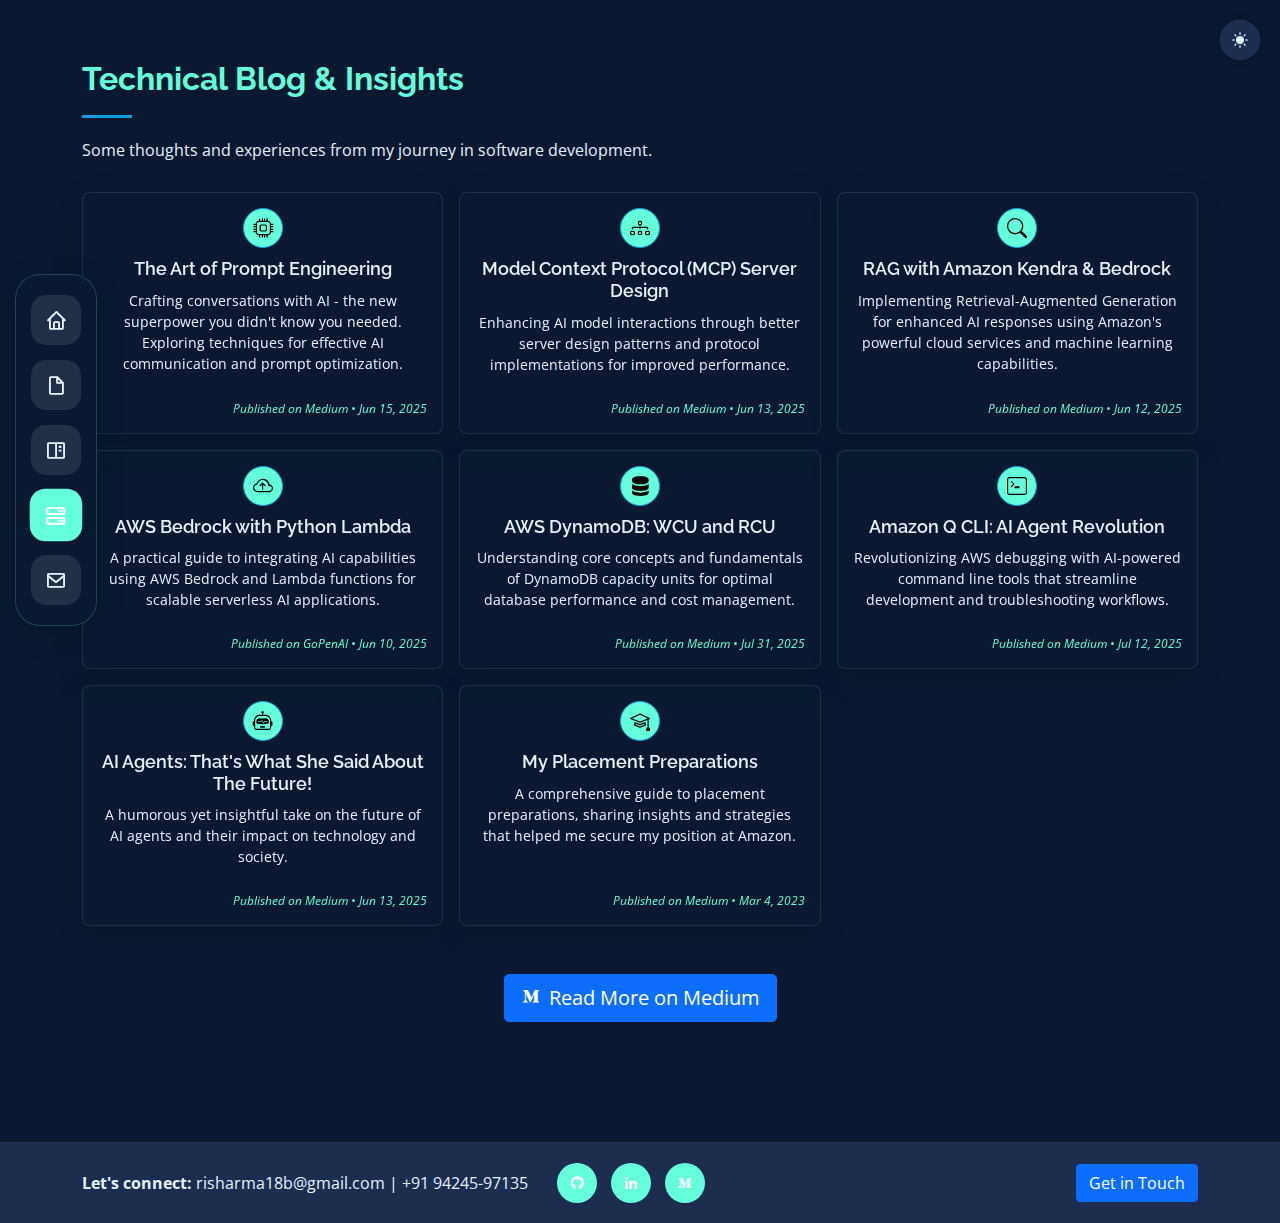
<file: blog.html>
<!DOCTYPE html>
<html lang="en">

<head>
  <meta charset="utf-8">
  <meta content="width=device-width, initial-scale=1.0" name="viewport">

  <title>Blog | Rishabh Sharma</title>
  <meta content="Blog posts and thoughts by Rishabh Sharma" name="description">
  <meta content="blog, AI, AWS, software development, machine learning, cloud computing" name="keywords">

  <!-- Favicons -->
  <link href="assets/img/favicon.png" rel="icon">
  <link href="assets/img/apple-touch-icon.png" rel="apple-touch-icon">

  <!-- Google Fonts -->
  <link
    href="https://fonts.googleapis.com/css?family=Open+Sans:300,300i,400,400i,600,600i,700,700i|Raleway:300,300i,400,400i,500,500i,600,600i,700,700i|Poppins:300,300i,400,400i,500,500i,600,600i,700,700i"
    rel="stylesheet">

  <!-- Vendor CSS Files -->
  <link href="assets/vendor/aos/aos.css" rel="stylesheet">
  <link href="assets/vendor/bootstrap/css/bootstrap.min.css" rel="stylesheet">
  <link href="assets/vendor/bootstrap-icons/bootstrap-icons.css" rel="stylesheet">
  <link href="assets/vendor/boxicons/css/boxicons.min.css" rel="stylesheet">
  <link href="assets/vendor/glightbox/css/glightbox.min.css" rel="stylesheet">
  <link href="assets/vendor/swiper/swiper-bundle.min.css" rel="stylesheet">

  <!-- Template Main CSS File -->
  <link href="assets/css/style.css" rel="stylesheet">
  
  <style>
    :root {
      --primary-color: #149ddd;
      --secondary-color: #173b6c;
      --text-color: #272829;
      --bg-color: #f5f8fd;
      --section-bg: #f5f8fd;
      --card-bg: #fff;
      --border-color: #ddd;
    }
    
    body.dark-mode {
      --primary-color: #64ffda;
      --secondary-color: #7b89a8;
      --text-color: #e6f1ff;
      --bg-color: #0a192f;
      --section-bg: #112240;
      --card-bg: #1d2d50;
      --border-color: #2d3748;
    }
    
    body {
      background-color: var(--bg-color);
      color: var(--text-color);
      transition: all 0.3s ease;
    }
    
    .section-bg {
      background-color: var(--section-bg);
    }
    
    .dark-mode-toggle {
      position: fixed;
      top: 20px;
      right: 20px;
      z-index: 1000;
      background: var(--card-bg);
      border: 1px solid var(--border-color);
      border-radius: 50%;
      width: 40px;
      height: 40px;
      display: flex;
      align-items: center;
      justify-content: center;
      cursor: pointer;
      box-shadow: 0 0 10px rgba(0,0,0,0.1);
      transition: all 0.3s ease;
    }
    
    .dark-mode-toggle:hover {
      transform: scale(1.1);
    }
    
    .card, .icon-box {
      background-color: var(--card-bg);
      border: 1px solid var(--border-color);
      transition: all 0.3s ease;
      margin-bottom: 20px;
    }
    
    .text-light, h1, h2, h3, h4, h5, h6 {
      color: var(--text-color) !important;
    }
    
    body.dark-mode .section-title h2 {
      color: #64ffda !important;
    }
    
    body.dark-mode .icon-box .title a {
      color: #e6f1ff !important;
    }
    
    .glassmorphism {
      background: rgba(255, 255, 255, 0.1);
      backdrop-filter: blur(10px);
      -webkit-backdrop-filter: blur(10px);
      border: 1px solid rgba(255, 255, 255, 0.1);
      box-shadow: 0 8px 32px rgba(0, 0, 0, 0.1);
    }
    
    body.dark-mode .glassmorphism {
      background: rgba(10, 25, 47, 0.7);
    }
    
    /* Floating Dock Navigation */
    .floating-dock {
      position: fixed;
      top: 50%;
      left: 15px;
      transform: translateY(-50%);
      z-index: 1000;
    }
    
    .dock-container {
      display: flex;
      flex-direction: column;
      gap: 15px;
      padding: 20px 15px;
      background: rgba(255, 255, 255, 0.1);
      backdrop-filter: blur(20px);
      -webkit-backdrop-filter: blur(20px);
      border: 1px solid rgba(255, 255, 255, 0.2);
      border-radius: 25px;
      box-shadow: 0 8px 32px rgba(0, 0, 0, 0.1);
    }
    
    body.dark-mode .dock-container {
      background: rgba(10, 25, 47, 0.8);
      border: 1px solid rgba(100, 255, 218, 0.2);
    }
    
    .dock-item {
      display: flex;
      align-items: center;
      justify-content: center;
      width: 50px;
      height: 50px;
      border-radius: 15px;
      background: rgba(255, 255, 255, 0.1);
      color: var(--text-color);
      text-decoration: none;
      transition: all 0.3s cubic-bezier(0.4, 0, 0.2, 1);
      position: relative;
      overflow: hidden;
    }
    
    .dock-item::before {
      content: '';
      position: absolute;
      top: 0;
      left: 0;
      right: 0;
      bottom: 0;
      background: var(--primary-color);
      opacity: 0;
      transition: opacity 0.3s ease;
      border-radius: 15px;
    }
    
    .dock-item i {
      font-size: 22px;
      position: relative;
      z-index: 2;
      transition: all 0.3s ease;
    }
    
    .dock-item:hover {
      transform: scale(1.1) translateX(5px);
      box-shadow: 0 10px 25px rgba(0, 0, 0, 0.2);
    }
    
    .dock-item:hover::before {
      opacity: 1;
    }
    
    .dock-item:hover i {
      color: #fff;
      transform: scale(1.1);
    }
    
    .dock-item.active {
      background: var(--primary-color);
      color: #fff;
      transform: scale(1.05);
    }
    
    .dock-item.active i {
      color: #fff;
    }
    
    .dock-item::after {
      content: attr(data-tooltip);
      position: absolute;
      left: 70px;
      top: 50%;
      transform: translateY(-50%);
      background: var(--card-bg);
      color: var(--text-color);
      padding: 8px 12px;
      border-radius: 8px;
      font-size: 14px;
      white-space: nowrap;
      opacity: 0;
      visibility: hidden;
      transition: all 0.3s ease;
      box-shadow: 0 4px 12px rgba(0, 0, 0, 0.15);
      border: 1px solid var(--border-color);
    }
    
    .dock-item:hover::after {
      opacity: 1;
      visibility: visible;
      transform: translateY(-50%) translateX(5px);
    }
    
    .profile-header {
      position: fixed;
      top: 30px;
      left: 30px;
      z-index: 999;
      background: rgba(255, 255, 255, 0.1);
      backdrop-filter: blur(20px);
      -webkit-backdrop-filter: blur(20px);
      border: 1px solid rgba(255, 255, 255, 0.2);
      border-radius: 20px;
      padding: 20px 25px;
      box-shadow: 0 8px 32px rgba(0, 0, 0, 0.1);
    }
    
    body.dark-mode .profile-header {
      background: rgba(10, 25, 47, 0.8);
      border: 1px solid rgba(100, 255, 218, 0.2);
    }
    
    .profile-header h1 {
      font-size: 20px;
      margin: 0 0 15px 0;
      color: var(--text-color);
      font-weight: 600;
    }
    
    .profile-header .social-links {
      display: flex;
      gap: 10px;
    }
    
    .profile-header .social-links a {
      display: flex;
      align-items: center;
      justify-content: center;
      width: 35px;
      height: 35px;
      border-radius: 10px;
      background: rgba(255, 255, 255, 0.1);
      color: var(--text-color);
      transition: all 0.3s ease;
    }
    
    .profile-header .social-links a:hover {
      background: var(--primary-color);
      color: #fff;
      transform: translateY(-2px);
    }
    
    #main {
      margin-left: 0;
      padding-left: 0;
    }
    
    @media (max-width: 768px) {
      .floating-dock {
        bottom: 20px;
        top: auto;
        left: 50%;
        transform: translateX(-50%);
      }
      
      .dock-container {
        flex-direction: row;
        padding: 15px 20px;
      }
      
      .profile-header {
        position: relative;
        top: auto;
        left: auto;
        margin: 20px;
        text-align: center;
      }
      
      .dock-item::after {
        bottom: 70px;
        left: 50%;
        top: auto;
        transform: translateX(-50%);
      }
      
      .dock-item:hover::after {
        transform: translateX(-50%) translateY(-5px);
      }
    }
    
    #header {
      width: 280px;
      padding: 20px 0;
    }
    
    #header .profile h1 {
      font-size: 24px;
      margin: 0;
      padding: 0;
      font-weight: 600;
      text-align: center;
    }
    
    .icon-box .icon {
      display: flex;
      align-items: center;
      justify-content: center;
      width: 40px;
      height: 40px;
      margin-bottom: 15px;
      background: var(--primary-color);
      border-radius: 50%;
    }
    
    .icon-box .icon i {
      color: #fff;
      font-size: 20px;
    }
    
    .services .icon-box {
      padding: 15px;
      margin-bottom: 15px;
      border-radius: 8px;
      height: 100%;
      display: flex;
      flex-direction: column;
      text-align: center;
    }
    
    .services .icon {
      margin: 0 auto 10px auto;
      width: 40px;
      height: 40px;
      background-color: #149ddd !important;
      border-radius: 50%;
      display: flex;
      align-items: center;
      justify-content: center;
    }
    
    .services .icon i {
      font-size: 20px;
      color: #ffffff !important;
    }
    
    body.dark-mode .services .icon {
      background-color: #64ffda !important;
    }
    
    body.dark-mode .services .icon i {
      color: #000000 !important;
    }
    
    .services .title {
      margin: 0 0 10px 0;
      padding: 0;
      font-size: 18px;
      font-weight: 600;
      text-align: center;
    }
    
    .services .title a {
      text-decoration: none;
      color: inherit;
    }
    
    .services .description {
      line-height: 1.5;
      flex-grow: 1;
      text-align: center;
      margin: 0 0 10px 0;
      padding: 0;
      font-size: 14px;
    }

    .blog-meta {
      color: var(--primary-color);
      font-size: 0.75em;
      text-align: right;
      font-style: italic;
      margin: 0;
      padding: 0;
    }

    .contact-bar {
      background: var(--card-bg);
      border-top: 1px solid var(--border-color);
      padding: 20px 0;
      margin-top: 60px;
    }
    
    .contact-bar .social-links a {
      display: inline-flex;
      align-items: center;
      justify-content: center;
      width: 40px;
      height: 40px;
      border-radius: 50%;
      background: var(--primary-color);
      color: #fff;
      margin: 0 5px;
      transition: all 0.3s ease;
    }
    
    .contact-bar .social-links a:hover {
      transform: translateY(-3px);
      box-shadow: 0 5px 15px rgba(0,0,0,0.2);
    }
  </style>
</head>

<body>

  <!-- ======= Mobile nav toggle button ======= -->
  <i class="bi bi-list mobile-nav-toggle d-xl-none"></i>

  <!-- ======= Floating Dock Navigation ======= -->
  <nav class="floating-dock">
    <div class="dock-container">
      <a href="index.html" class="dock-item" data-tooltip="Home">
        <i class="bx bx-home"></i>
      </a>
      <a href="resume.html" class="dock-item" data-tooltip="Resume">
        <i class="bx bx-file-blank"></i>
      </a>
      <a href="projects.html" class="dock-item" data-tooltip="Projects">
        <i class="bx bx-book-content"></i>
      </a>
      <a href="blog.html" class="dock-item active" data-tooltip="Blog">
        <i class="bx bx-server"></i>
      </a>
      <a href="contact.html" class="dock-item" data-tooltip="Contact">
        <i class="bx bx-envelope"></i>
      </a>
    </div>
  </nav>

  <!-- Dark Mode Toggle -->
  <div class="dark-mode-toggle" id="darkModeToggle">
    <i class="bi bi-moon-fill" id="darkModeIcon"></i>
  </div>

  <main id="main">

    <!-- ======= Services Section ======= -->
    <section id="services" class="services">
      <div class="container">

        <div class="section-title">
          <h2>Technical Blog & Insights</h2>
          <p>Some thoughts and experiences from my journey in software development.</p>
        </div>

        <div class="row g-3" id="blog-container">
          <!-- Blogs will be loaded dynamically -->
        </div>

        <div class="text-center mt-5">
          <a href="https://risharma18b.medium.com/" target="_blank" class="btn btn-primary btn-lg">
            <i class="bx bxl-medium me-2"></i>Read More on Medium
          </a>
        </div>

      </div>
    </section>

  </main>

  <!-- ======= Contact Bottom Bar ======= -->
  <footer class="contact-bar">
    <div class="container">
      <div class="row align-items-center">
        <div class="col-md-8">
          <div class="d-flex align-items-center">
            <div class="me-4">
              <strong>Let's connect:</strong> risharma18b@gmail.com | +91 94245-97135
            </div>
            <div class="social-links">
              <a href="https://github.com/" target="_blank"><i class="bx bxl-github"></i></a>
              <a href="https://www.linkedin.com/in/rishabh18b/" target="_blank"><i class="bx bxl-linkedin"></i></a>
              <a href="https://risharma18b.medium.com/" target="_blank"><i class="bx bxl-medium"></i></a>
            </div>
          </div>
        </div>
        <div class="col-md-4 text-end">
          <a href="contact.html" class="btn btn-primary">Get in Touch</a>
        </div>
      </div>
    </div>
  </footer>

  <a href="#" class="back-to-top d-flex align-items-center justify-content-center"><i
      class="bi bi-arrow-up-short"></i></a>

  <!-- Vendor JS Files -->
  <script src="assets/vendor/purecounter/purecounter.js"></script>
  <script src="assets/vendor/aos/aos.js"></script>
  <script src="assets/vendor/bootstrap/js/bootstrap.bundle.min.js"></script>
  <script src="assets/vendor/glightbox/js/glightbox.min.js"></script>
  <script src="assets/vendor/isotope-layout/isotope.pkgd.min.js"></script>
  <script src="assets/vendor/swiper/swiper-bundle.min.js"></script>
  <script src="assets/vendor/waypoints/noframework.waypoints.js"></script>

  <!-- Template Main JS File -->
  <script src="assets/js/main.js"></script>
  
  <script>
    document.addEventListener('DOMContentLoaded', function() {
      const darkModeToggle = document.getElementById('darkModeToggle');
      const darkModeIcon = document.getElementById('darkModeIcon');
      
      document.body.classList.add('dark-mode');
      darkModeIcon.classList.replace('bi-moon-fill', 'bi-sun-fill');
      localStorage.setItem('theme', 'dark');
      
      darkModeToggle.addEventListener('click', function() {
        document.body.classList.toggle('dark-mode');
        
        if (document.body.classList.contains('dark-mode')) {
          localStorage.setItem('theme', 'dark');
          darkModeIcon.classList.replace('bi-moon-fill', 'bi-sun-fill');
        } else {
          localStorage.setItem('theme', 'light');
          darkModeIcon.classList.replace('bi-sun-fill', 'bi-moon-fill');
        }
      });
      
      // Load blogs from JSON
      loadBlogs();
    });
    
    async function loadBlogs() {
      try {
        const response = await fetch('assets/data/blogs.json');
        const data = await response.json();
        const blogContainer = document.getElementById('blog-container');
        
        data.blogs.forEach(blog => {
          const blogCard = `
            <div class="col-lg-4 col-md-6" data-aos="fade-up" data-aos-delay="${blog.delay}">
              <div class="icon-box glassmorphism">
                <div class="icon"><i class="bi ${blog.icon}"></i></div>
                <h4 class="title"><a href="${blog.url}" target="_blank">${blog.title}</a></h4>
                <p class="description">${blog.description}</p>
                <div class="blog-meta">Published on ${blog.platform} • ${blog.date}</div>
              </div>
            </div>
          `;
          blogContainer.innerHTML += blogCard;
        });
        
        // Reinitialize AOS after adding content
        if (typeof AOS !== 'undefined') {
          AOS.refresh();
        }
      } catch (error) {
        console.error('Error loading blogs:', error);
      }
    }
  </script>

</body>

</html>
</file>
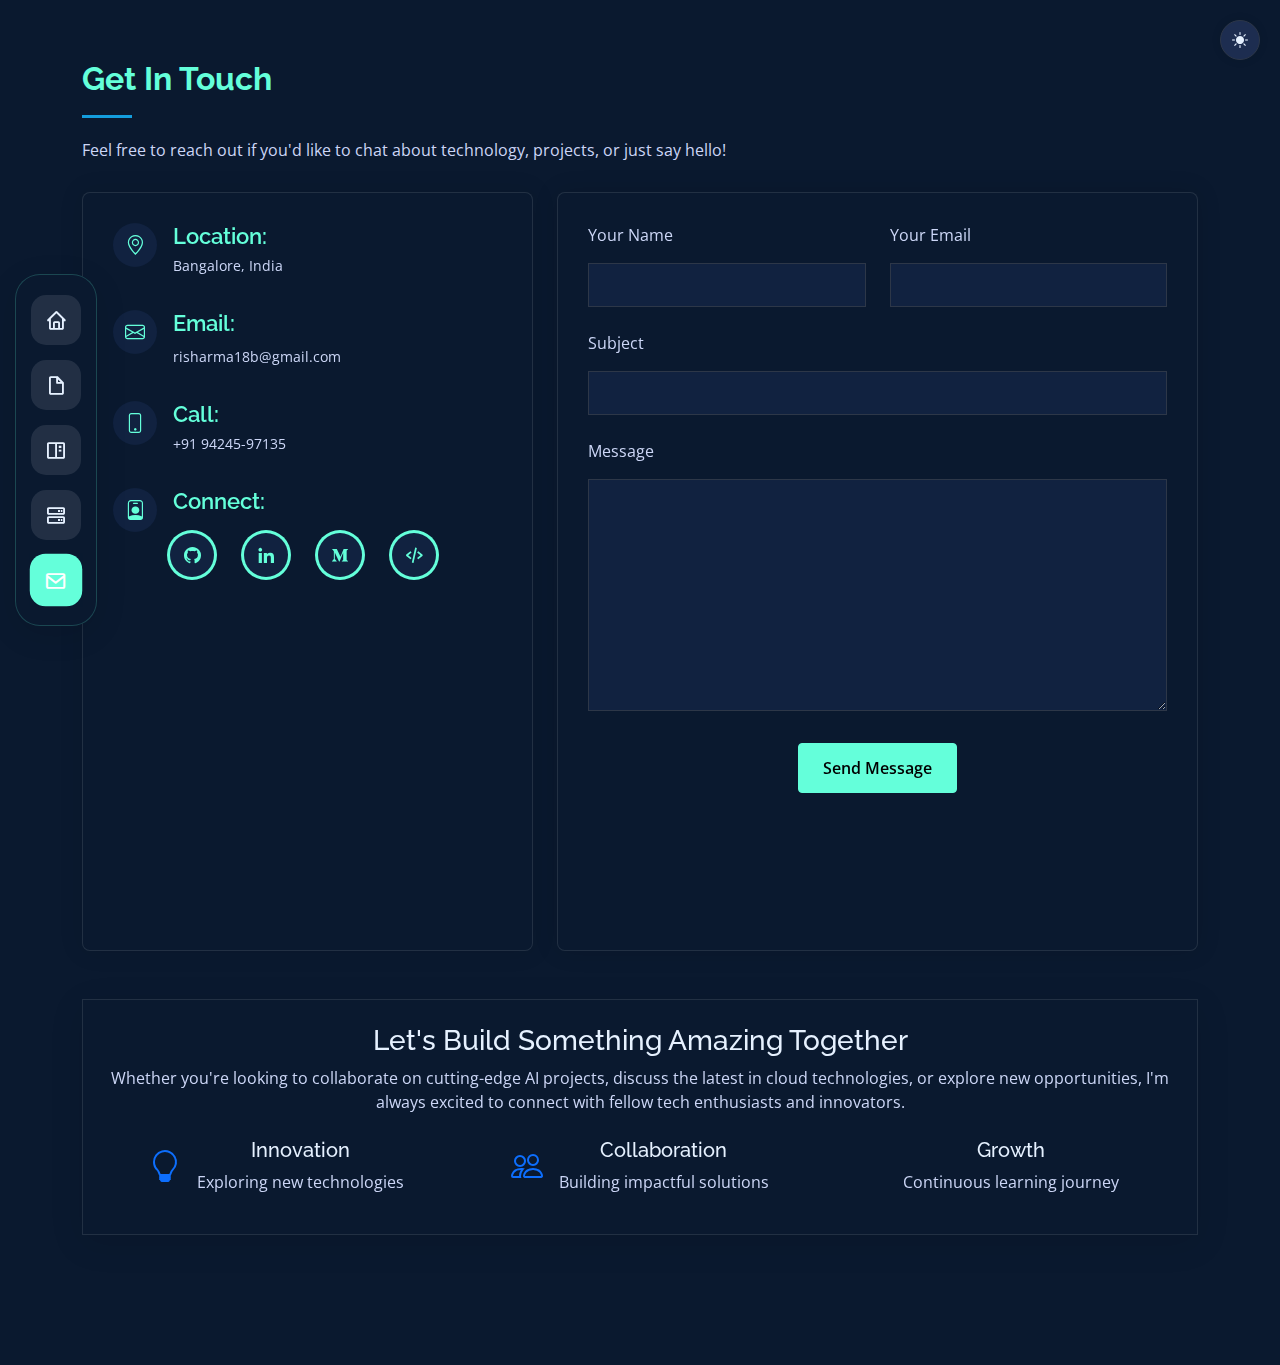
<file: contact.html>
<!DOCTYPE html>
<html lang="en">

<head>
  <meta charset="utf-8">
  <meta content="width=device-width, initial-scale=1.0" name="viewport">

  <title>Contact | Rishabh Sharma</title>
  <meta content="Get in touch with Rishabh Sharma - Software Developer at Amazon" name="description">
  <meta content="contact, software engineer, collaboration, hire developer" name="keywords">

  <!-- Favicons -->
  <link href="assets/img/favicon.png" rel="icon">
  <link href="assets/img/apple-touch-icon.png" rel="apple-touch-icon">

  <!-- Google Fonts -->
  <link
    href="https://fonts.googleapis.com/css?family=Open+Sans:300,300i,400,400i,600,600i,700,700i|Raleway:300,300i,400,400i,500,500i,600,600i,700,700i|Poppins:300,300i,400,400i,500,500i,600,600i,700,700i"
    rel="stylesheet">

  <!-- Vendor CSS Files -->
  <link href="assets/vendor/aos/aos.css" rel="stylesheet">
  <link href="assets/vendor/bootstrap/css/bootstrap.min.css" rel="stylesheet">
  <link href="assets/vendor/bootstrap-icons/bootstrap-icons.css" rel="stylesheet">
  <link href="assets/vendor/boxicons/css/boxicons.min.css" rel="stylesheet">
  <link href="assets/vendor/glightbox/css/glightbox.min.css" rel="stylesheet">
  <link href="assets/vendor/swiper/swiper-bundle.min.css" rel="stylesheet">

  <!-- Template Main CSS File -->
  <link href="assets/css/style.css" rel="stylesheet">
  
  <style>
    :root {
      --primary-color: #149ddd;
      --secondary-color: #173b6c;
      --text-color: #272829;
      --bg-color: #f5f8fd;
      --section-bg: #f5f8fd;
      --card-bg: #fff;
      --border-color: #ddd;
    }
    
    body.dark-mode {
      --primary-color: #64ffda;
      --secondary-color: #7b89a8;
      --text-color: #e6f1ff;
      --bg-color: #0a192f;
      --section-bg: #112240;
      --card-bg: #1d2d50;
      --border-color: #2d3748;
    }
    
    body {
      background-color: var(--bg-color);
      color: var(--text-color);
      transition: all 0.3s ease;
    }
    
    .section-bg {
      background-color: var(--section-bg);
    }
    
    .dark-mode-toggle {
      position: fixed;
      top: 20px;
      right: 20px;
      z-index: 1000;
      background: var(--card-bg);
      border: 1px solid var(--border-color);
      border-radius: 50%;
      width: 40px;
      height: 40px;
      display: flex;
      align-items: center;
      justify-content: center;
      cursor: pointer;
      box-shadow: 0 0 10px rgba(0,0,0,0.1);
      transition: all 0.3s ease;
    }
    
    .dark-mode-toggle:hover {
      transform: scale(1.1);
    }
    
    .card {
      background-color: var(--card-bg);
      border: 1px solid var(--border-color);
      transition: all 0.3s ease;
      margin-bottom: 20px;
    }
    
    .text-light, h1, h2, h3, h4, h5, h6 {
      color: var(--text-color) !important;
    }
    
    body.dark-mode .section-title h2 {
      color: #64ffda !important;
    }
    
    body.dark-mode .contact .info h4 {
      color: #64ffda !important;
    }
    
    body.dark-mode p, body.dark-mode li, body.dark-mode label {
      color: #ccd6f6 !important;
    }
    
    .glassmorphism {
      background: rgba(255, 255, 255, 0.1);
      backdrop-filter: blur(10px);
      -webkit-backdrop-filter: blur(10px);
      border: 1px solid rgba(255, 255, 255, 0.1);
      box-shadow: 0 8px 32px rgba(0, 0, 0, 0.1);
    }
    
    body.dark-mode .glassmorphism {
      background: rgba(10, 25, 47, 0.7);
    }
    
    /* Floating Dock Navigation */
    .floating-dock {
      position: fixed;
      top: 50%;
      left: 15px;
      transform: translateY(-50%);
      z-index: 1000;
    }
    
    .dock-container {
      display: flex;
      flex-direction: column;
      gap: 15px;
      padding: 20px 15px;
      background: rgba(255, 255, 255, 0.1);
      backdrop-filter: blur(20px);
      -webkit-backdrop-filter: blur(20px);
      border: 1px solid rgba(255, 255, 255, 0.2);
      border-radius: 25px;
      box-shadow: 0 8px 32px rgba(0, 0, 0, 0.1);
    }
    
    body.dark-mode .dock-container {
      background: rgba(10, 25, 47, 0.8);
      border: 1px solid rgba(100, 255, 218, 0.2);
    }
    
    .dock-item {
      display: flex;
      align-items: center;
      justify-content: center;
      width: 50px;
      height: 50px;
      border-radius: 15px;
      background: rgba(255, 255, 255, 0.1);
      color: var(--text-color);
      text-decoration: none;
      transition: all 0.3s cubic-bezier(0.4, 0, 0.2, 1);
      position: relative;
      overflow: hidden;
    }
    
    .dock-item::before {
      content: '';
      position: absolute;
      top: 0;
      left: 0;
      right: 0;
      bottom: 0;
      background: var(--primary-color);
      opacity: 0;
      transition: opacity 0.3s ease;
      border-radius: 15px;
    }
    
    .dock-item i {
      font-size: 22px;
      position: relative;
      z-index: 2;
      transition: all 0.3s ease;
    }
    
    .dock-item:hover {
      transform: scale(1.1) translateX(5px);
      box-shadow: 0 10px 25px rgba(0, 0, 0, 0.2);
    }
    
    .dock-item:hover::before {
      opacity: 1;
    }
    
    .dock-item:hover i {
      color: #fff;
      transform: scale(1.1);
    }
    
    .dock-item.active {
      background: var(--primary-color);
      color: #fff;
      transform: scale(1.05);
    }
    
    .dock-item.active i {
      color: #fff;
    }
    
    .dock-item::after {
      content: attr(data-tooltip);
      position: absolute;
      left: 70px;
      top: 50%;
      transform: translateY(-50%);
      background: var(--card-bg);
      color: var(--text-color);
      padding: 8px 12px;
      border-radius: 8px;
      font-size: 14px;
      white-space: nowrap;
      opacity: 0;
      visibility: hidden;
      transition: all 0.3s ease;
      box-shadow: 0 4px 12px rgba(0, 0, 0, 0.15);
      border: 1px solid var(--border-color);
    }
    
    .dock-item:hover::after {
      opacity: 1;
      visibility: visible;
      transform: translateY(-50%) translateX(5px);
    }
    
    .profile-header {
      position: fixed;
      top: 30px;
      left: 30px;
      z-index: 999;
      background: rgba(255, 255, 255, 0.1);
      backdrop-filter: blur(20px);
      -webkit-backdrop-filter: blur(20px);
      border: 1px solid rgba(255, 255, 255, 0.2);
      border-radius: 20px;
      padding: 20px 25px;
      box-shadow: 0 8px 32px rgba(0, 0, 0, 0.1);
    }
    
    body.dark-mode .profile-header {
      background: rgba(10, 25, 47, 0.8);
      border: 1px solid rgba(100, 255, 218, 0.2);
    }
    
    .profile-header h1 {
      font-size: 20px;
      margin: 0 0 15px 0;
      color: var(--text-color);
      font-weight: 600;
    }
    
    .profile-header .social-links {
      display: flex;
      gap: 10px;
    }
    
    .profile-header .social-links a {
      display: flex;
      align-items: center;
      justify-content: center;
      width: 35px;
      height: 35px;
      border-radius: 10px;
      background: rgba(255, 255, 255, 0.1);
      color: var(--text-color);
      transition: all 0.3s ease;
    }
    
    .profile-header .social-links a:hover {
      background: var(--primary-color);
      color: #fff;
      transform: translateY(-2px);
    }
    
    #main {
      margin-left: 0;
      padding-left: 0;
    }
    
    @media (max-width: 768px) {
      .floating-dock {
        bottom: 20px;
        top: auto;
        left: 50%;
        transform: translateX(-50%);
      }
      
      .dock-container {
        flex-direction: row;
        padding: 15px 20px;
      }
      
      .profile-header {
        position: relative;
        top: auto;
        left: auto;
        margin: 20px;
        text-align: center;
      }
      
      .dock-item::after {
        bottom: 70px;
        left: 50%;
        top: auto;
        transform: translateX(-50%);
      }
      
      .dock-item:hover::after {
        transform: translateX(-50%) translateY(-5px);
      }
    }
    
    #header {
      width: 280px;
      padding: 20px 0;
    }
    
    #header .profile h1 {
      font-size: 24px;
      margin: 0;
      padding: 0;
      font-weight: 600;
      text-align: center;
    }

    .contact .info {
      padding: 30px;
      background: var(--card-bg);
      width: 100%;
      box-shadow: 0 0 24px 0 rgba(0, 0, 0, 0.1);
      border-radius: 8px;
    }

    .contact .info i {
      font-size: 20px;
      color: var(--primary-color);
      float: left;
      width: 44px;
      height: 44px;
      background: var(--section-bg);
      display: flex;
      justify-content: center;
      align-items: center;
      border-radius: 50px;
      transition: all 0.3s ease-in-out;
    }

    .contact .info h4 {
      padding: 0 0 0 60px;
      font-size: 22px;
      font-weight: 600;
      margin-bottom: 5px;
      color: var(--text-color);
    }

    .contact .info p {
      padding: 0 0 10px 60px;
      margin-bottom: 20px;
      font-size: 14px;
      color: var(--text-color);
    }

    .contact .php-email-form {
      width: 100%;
      padding: 30px;
      background: var(--card-bg);
      box-shadow: 0 0 24px 0 rgba(0, 0, 0, 0.12);
      border-radius: 8px;
    }

    .contact .php-email-form .form-group {
      padding-bottom: 8px;
    }

    .contact .php-email-form .validate {
      display: none;
      color: red;
      margin: 0 0 15px 0;
      font-weight: 400;
      font-size: 13px;
    }

    .contact .php-email-form .error-message {
      display: none;
      color: #fff;
      background: #ed3c0d;
      text-align: left;
      padding: 15px;
      font-weight: 600;
    }

    .contact .php-email-form .error-message br+br {
      margin-top: 25px;
    }

    .contact .php-email-form .sent-message {
      display: none;
      color: #fff;
      background: #18d26e;
      text-align: center;
      padding: 15px;
      font-weight: 600;
    }

    .contact .php-email-form .loading {
      display: none;
      background: var(--card-bg);
      text-align: center;
      padding: 15px;
    }

    .contact .php-email-form .loading:before {
      content: "";
      display: inline-block;
      border-radius: 50%;
      width: 24px;
      height: 24px;
      margin: 0 10px -6px 0;
      border: 3px solid #18d26e;
      border-top-color: #eee;
      animation: animate-loading 1s linear infinite;
    }

    .contact .php-email-form input,
    .contact .php-email-form textarea {
      border-radius: 0;
      box-shadow: none;
      font-size: 14px;
      background: var(--section-bg);
      border: 1px solid var(--border-color);
      color: var(--text-color);
    }

    .contact .php-email-form input {
      height: 44px;
    }

    .contact .php-email-form textarea {
      padding: 10px 12px;
    }

    .contact .php-email-form button[type=submit], 
    .btn-primary {
      background-color: #149ddd !important;
      border: 1px solid #149ddd !important;
      color: #ffffff !important;
      padding: 12px 24px !important;
      border-radius: 4px !important;
      font-weight: 600 !important;
      text-decoration: none !important;
      display: inline-block !important;
    }

    .contact .php-email-form button[type=submit]:hover,
    .btn-primary:hover {
      background-color: #173b6c !important;
      border-color: #173b6c !important;
      color: #ffffff !important;
    }
    
    body.dark-mode .contact .php-email-form button[type=submit],
    body.dark-mode .btn-primary {
      background-color: #64ffda !important;
      border-color: #64ffda !important;
      color: #000000 !important;
    }
    
    body.dark-mode .contact .php-email-form button[type=submit]:hover,
    body.dark-mode .btn-primary:hover {
      background-color: #7b89a8 !important;
      border-color: #7b89a8 !important;
      color: #ffffff !important;
    }

    @keyframes animate-loading {
      0% {
        transform: rotate(0deg);
      }

      100% {
        transform: rotate(360deg);
      }
    }

    .social-links-large {
      margin-top: 20px;
    }

    .social-links-large a {
      display: inline-flex;
      align-items: center;
      justify-content: center;
      width: 50px;
      height: 50px;
      border-radius: 50%;
      background: var(--primary-color);
      color: #fff;
      margin: 0 10px;
      transition: all 0.3s ease;
      font-size: 20px;
    }

    .social-links-large a:hover {
      transform: translateY(-5px);
      box-shadow: 0 10px 20px rgba(0,0,0,0.2);
    }
  </style>
</head>

<body>

  <!-- ======= Mobile nav toggle button ======= -->
  <i class="bi bi-list mobile-nav-toggle d-xl-none"></i>

  <!-- ======= Floating Dock Navigation ======= -->
  <nav class="floating-dock">
    <div class="dock-container">
      <a href="index.html" class="dock-item" data-tooltip="Home">
        <i class="bx bx-home"></i>
      </a>
      <a href="resume.html" class="dock-item" data-tooltip="Resume">
        <i class="bx bx-file-blank"></i>
      </a>
      <a href="projects.html" class="dock-item" data-tooltip="Projects">
        <i class="bx bx-book-content"></i>
      </a>
      <a href="blog.html" class="dock-item" data-tooltip="Blog">
        <i class="bx bx-server"></i>
      </a>
      <a href="contact.html" class="dock-item active" data-tooltip="Contact">
        <i class="bx bx-envelope"></i>
      </a>
    </div>
  </nav>

  <!-- Dark Mode Toggle -->
  <div class="dark-mode-toggle" id="darkModeToggle">
    <i class="bi bi-moon-fill" id="darkModeIcon"></i>
  </div>

  <main id="main">

    <!-- ======= Contact Section ======= -->
    <section id="contact" class="contact">
      <div class="container">

        <div class="section-title">
          <h2>Get In Touch</h2>
          <p>Feel free to reach out if you'd like to chat about technology, projects, or just say hello!</p>
        </div>

        <div class="row" data-aos="fade-in">

          <div class="col-lg-5 d-flex align-items-stretch">
            <div class="info glassmorphism">
              <div class="address mb-4">
                <i class="bi bi-geo-alt"></i>
                <h4>Location:</h4>
                <p>Bangalore, India</p>
              </div>

              <div class="email mb-4">
                <i class="bi bi-envelope"></i>
                <h4>Email:</h4>
                <p>risharma18b@gmail.com</p>
              </div>

              <div class="phone mb-4">
                <i class="bi bi-phone"></i>
                <h4>Call:</h4>
                <p>+91 94245-97135</p>
              </div>
              
              <div class="social mb-4">
                <i class="bi bi-person-badge"></i>
                <h4>Connect:</h4>
                <div class="social-links-large mt-3">
                  <a href="https://github.com/" target="_blank" class="github"><i class="bx bxl-github"></i></a>
                  <a href="https://www.linkedin.com/in/rishabh18b/" target="_blank" class="linkedin"><i class="bx bxl-linkedin"></i></a>
                  <a href="https://risharma18b.medium.com/" target="_blank" class="medium"><i class="bx bxl-medium"></i></a>
                  <a href="https://leetcode.com/risharma18b/" target="_blank" class="leetcode"><i class="bx bx-code-alt"></i></a>
                </div>
              </div>

              <iframe
                src="https://www.google.com/maps/embed?pb=!1m14!1m12!1m3!1d15552.649179714963!2d77.71085735!3d12.961464699999999!2m3!1f0!2f0!3f0!3m2!1i1024!2i768!4f13.1!5e0!3m2!1sen!2sin!4v1658577190531!5m2!1sen!2sin"
                frameborder="0" style="border:0; width: 100%; height: 290px; margin-top: 20px;" allowfullscreen></iframe>
            </div>

          </div>

          <div class="col-lg-7 mt-5 mt-lg-0 d-flex align-items-stretch">
            <form action="forms/contact.php" method="post" role="form" class="php-email-form glassmorphism">
              <div class="row">
                <div class="form-group col-md-6 mb-3">
                  <label for="name" class="mb-2">Your Name</label>
                  <input type="text" name="name" class="form-control" id="name" required>
                </div>
                <div class="form-group col-md-6 mb-3">
                  <label for="email" class="mb-2">Your Email</label>
                  <input type="email" class="form-control" name="email" id="email" required>
                </div>
              </div>
              <div class="form-group mb-3">
                <label for="subject" class="mb-2">Subject</label>
                <input type="text" class="form-control" name="subject" id="subject" required>
              </div>
              <div class="form-group mb-3">
                <label for="message" class="mb-2">Message</label>
                <textarea class="form-control" name="message" id="message" rows="10" required></textarea>
              </div>
              <div class="my-4">
                <div class="loading">Loading</div>
                <div class="error-message"></div>
                <div class="sent-message">Your message has been sent. Thank you!</div>
              </div>
              <div class="text-center"><button type="submit" class="btn btn-primary">Send Message</button></div>
            </form>
          </div>

        </div>

        <div class="row mt-5">
          <div class="col-12">
            <div class="glassmorphism p-4 text-center">
              <h3>Let's Build Something Amazing Together</h3>
              <p class="mb-4">Whether you're looking to collaborate on cutting-edge AI projects, discuss the latest in cloud technologies, or explore new opportunities, I'm always excited to connect with fellow tech enthusiasts and innovators.</p>
              <div class="row">
                <div class="col-md-4 mb-3">
                  <div class="d-flex align-items-center justify-content-center">
                    <i class="bi bi-lightbulb text-primary me-3" style="font-size: 2rem;"></i>
                    <div>
                      <h5>Innovation</h5>
                      <p class="mb-0">Exploring new technologies</p>
                    </div>
                  </div>
                </div>
                <div class="col-md-4 mb-3">
                  <div class="d-flex align-items-center justify-content-center">
                    <i class="bi bi-people text-primary me-3" style="font-size: 2rem;"></i>
                    <div>
                      <h5>Collaboration</h5>
                      <p class="mb-0">Building impactful solutions</p>
                    </div>
                  </div>
                </div>
                <div class="col-md-4 mb-3">
                  <div class="d-flex align-items-center justify-content-center">
                    <i class="bi bi-rocket text-primary me-3" style="font-size: 2rem;"></i>
                    <div>
                      <h5>Growth</h5>
                      <p class="mb-0">Continuous learning journey</p>
                    </div>
                  </div>
                </div>
              </div>
            </div>
          </div>
        </div>

      </div>
    </section>

  </main>

  <a href="#" class="back-to-top d-flex align-items-center justify-content-center"><i
      class="bi bi-arrow-up-short"></i></a>

  <!-- Vendor JS Files -->
  <script src="assets/vendor/purecounter/purecounter.js"></script>
  <script src="assets/vendor/aos/aos.js"></script>
  <script src="assets/vendor/bootstrap/js/bootstrap.bundle.min.js"></script>
  <script src="assets/vendor/glightbox/js/glightbox.min.js"></script>
  <script src="assets/vendor/isotope-layout/isotope.pkgd.min.js"></script>
  <script src="assets/vendor/swiper/swiper-bundle.min.js"></script>
  <script src="assets/vendor/waypoints/noframework.waypoints.js"></script>
  <script src="assets/vendor/php-email-form/validate.js"></script>

  <!-- Template Main JS File -->
  <script src="assets/js/main.js"></script>
  
  <script>
    document.addEventListener('DOMContentLoaded', function() {
      const darkModeToggle = document.getElementById('darkModeToggle');
      const darkModeIcon = document.getElementById('darkModeIcon');
      
      document.body.classList.add('dark-mode');
      darkModeIcon.classList.replace('bi-moon-fill', 'bi-sun-fill');
      localStorage.setItem('theme', 'dark');
      
      darkModeToggle.addEventListener('click', function() {
        document.body.classList.toggle('dark-mode');
        
        if (document.body.classList.contains('dark-mode')) {
          localStorage.setItem('theme', 'dark');
          darkModeIcon.classList.replace('bi-moon-fill', 'bi-sun-fill');
        } else {
          localStorage.setItem('theme', 'light');
          darkModeIcon.classList.replace('bi-sun-fill', 'bi-moon-fill');
        }
      });
    });
  </script>

</body>

</html>
</file>
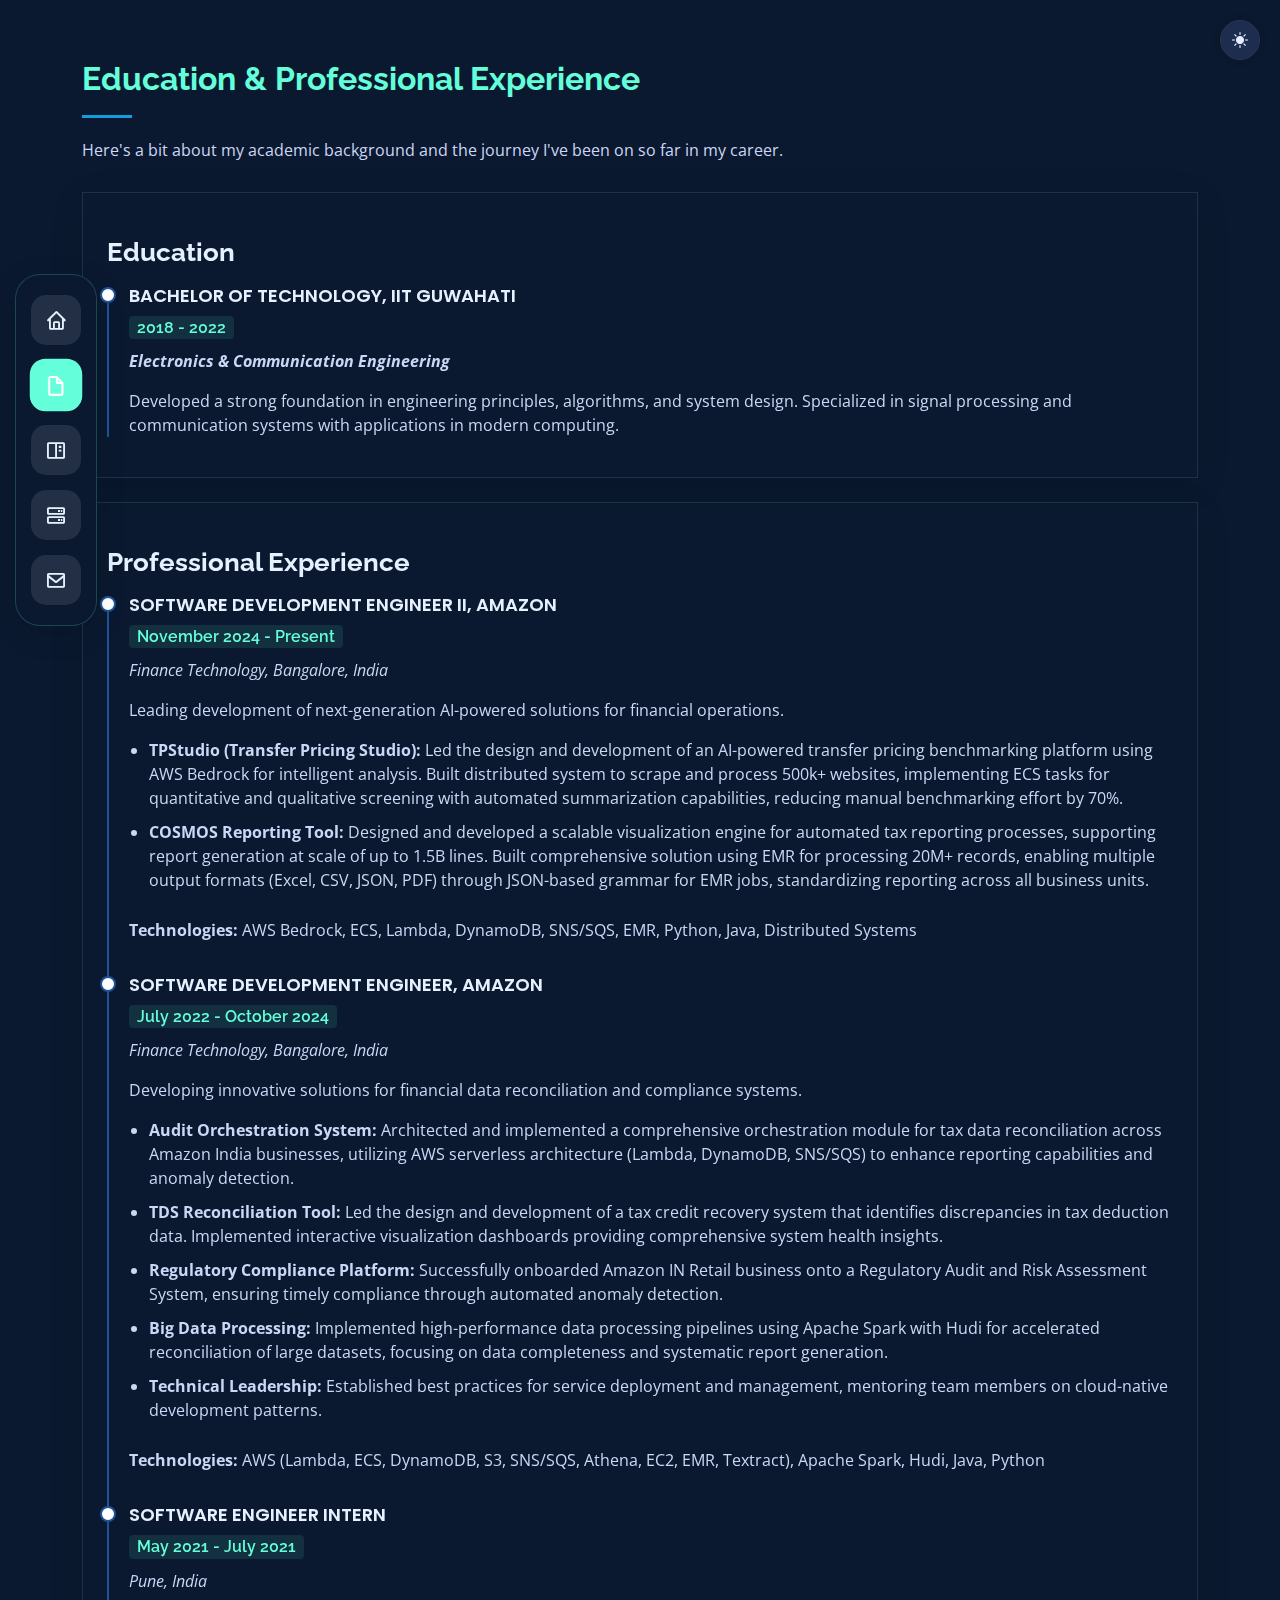
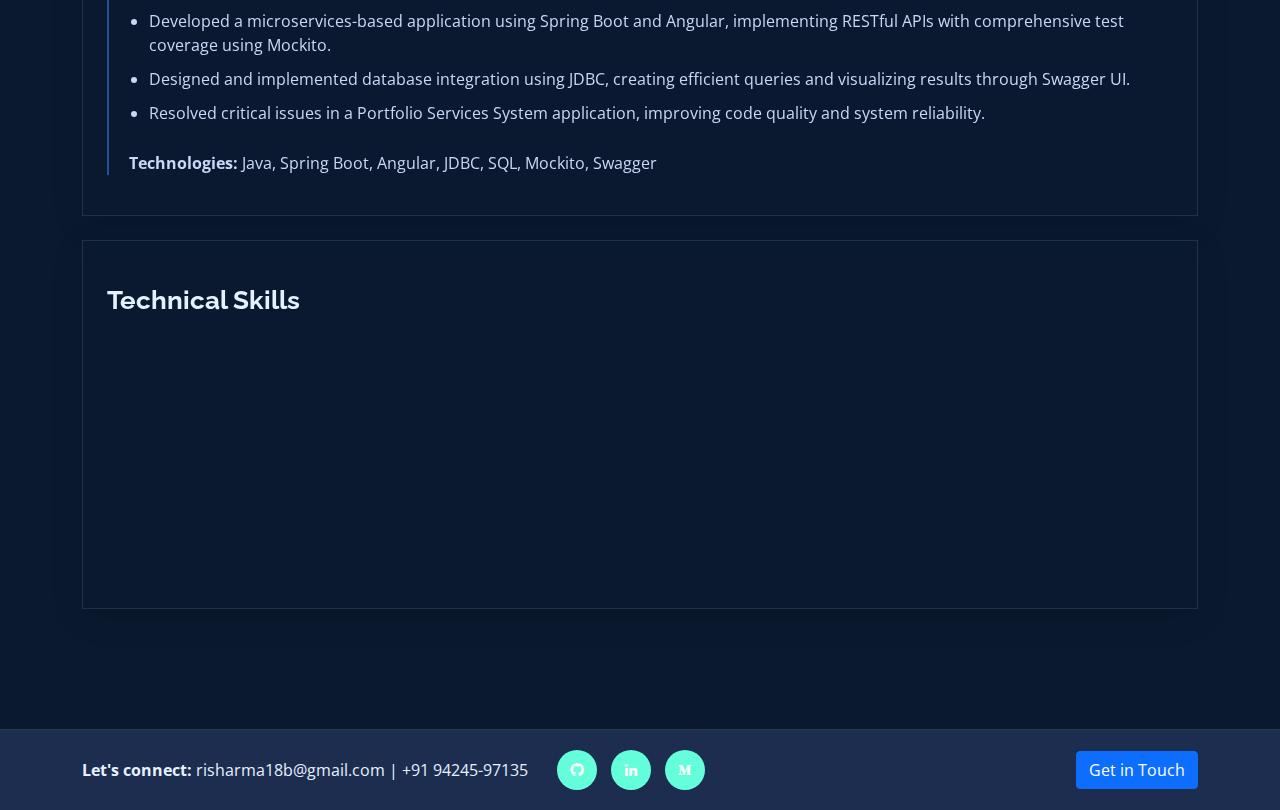
<file: resume.html>
<!DOCTYPE html>
<html lang="en">

<head>
  <meta charset="utf-8">
  <meta content="width=device-width, initial-scale=1.0" name="viewport">

  <title>Resume | Rishabh Sharma</title>
  <meta content="Professional resume of Rishabh Sharma - Software Developer at Amazon" name="description">
  <meta content="resume, software engineer, Amazon, AI developer, cloud engineer" name="keywords">

  <!-- Favicons -->
  <link href="assets/img/favicon.png" rel="icon">
  <link href="assets/img/apple-touch-icon.png" rel="apple-touch-icon">

  <!-- Google Fonts -->
  <link
    href="https://fonts.googleapis.com/css?family=Open+Sans:300,300i,400,400i,600,600i,700,700i|Raleway:300,300i,400,400i,500,500i,600,600i,700,700i|Poppins:300,300i,400,400i,500,500i,600,600i,700,700i|Fira+Code:400,500,600"
    rel="stylesheet">

  <!-- Vendor CSS Files -->
  <link href="assets/vendor/aos/aos.css" rel="stylesheet">
  <link href="assets/vendor/bootstrap/css/bootstrap.min.css" rel="stylesheet">
  <link href="assets/vendor/bootstrap-icons/bootstrap-icons.css" rel="stylesheet">
  <link href="assets/vendor/boxicons/css/boxicons.min.css" rel="stylesheet">
  <link href="assets/vendor/glightbox/css/glightbox.min.css" rel="stylesheet">
  <link href="assets/vendor/swiper/swiper-bundle.min.css" rel="stylesheet">

  <!-- Template Main CSS File -->
  <link href="assets/css/style.css" rel="stylesheet">
  
  <style>
    :root {
      --primary-color: #149ddd;
      --secondary-color: #173b6c;
      --text-color: #272829;
      --bg-color: #f5f8fd;
      --section-bg: #f5f8fd;
      --card-bg: #fff;
      --border-color: #ddd;
    }
    
    body.dark-mode {
      --primary-color: #64ffda;
      --secondary-color: #7b89a8;
      --text-color: #e6f1ff;
      --bg-color: #0a192f;
      --section-bg: #112240;
      --card-bg: #1d2d50;
      --border-color: #2d3748;
    }
    
    body {
      background-color: var(--bg-color);
      color: var(--text-color);
      transition: all 0.3s ease;
    }
    
    .section-bg {
      background-color: var(--section-bg);
    }
    
    .dark-mode-toggle {
      position: fixed;
      top: 20px;
      right: 20px;
      z-index: 1000;
      background: var(--card-bg);
      border: 1px solid var(--border-color);
      border-radius: 50%;
      width: 40px;
      height: 40px;
      display: flex;
      align-items: center;
      justify-content: center;
      cursor: pointer;
      box-shadow: 0 0 10px rgba(0,0,0,0.1);
      transition: all 0.3s ease;
    }
    
    .dark-mode-toggle:hover {
      transform: scale(1.1);
    }
    
    .card {
      background-color: var(--card-bg);
      border: 1px solid var(--border-color);
      transition: all 0.3s ease;
      margin-bottom: 20px;
    }
    
    .text-light, h1, h2, h3, h4, h5, h6 {
      color: var(--text-color) !important;
    }
    
    body.dark-mode .section-title h2 {
      color: #64ffda !important;
    }
    
    body.dark-mode .resume-item h4 {
      color: #e6f1ff !important;
    }
    
    body.dark-mode .resume-item h5 {
      color: #64ffda !important;
      background-color: rgba(100, 255, 218, 0.1);
      display: inline-block;
      padding: 2px 8px;
      border-radius: 4px;
    }
    
    body.dark-mode p, body.dark-mode li, body.dark-mode label {
      color: #ccd6f6 !important;
    }
    
    .glassmorphism {
      background: rgba(255, 255, 255, 0.1);
      backdrop-filter: blur(10px);
      -webkit-backdrop-filter: blur(10px);
      border: 1px solid rgba(255, 255, 255, 0.1);
      box-shadow: 0 8px 32px rgba(0, 0, 0, 0.1);
    }
    
    body.dark-mode .glassmorphism {
      background: rgba(10, 25, 47, 0.7);
    }
    
    /* Floating Dock Navigation */
    .floating-dock {
      position: fixed;
      top: 50%;
      left: 15px;
      transform: translateY(-50%);
      z-index: 1000;
    }
    
    .dock-container {
      display: flex;
      flex-direction: column;
      gap: 15px;
      padding: 20px 15px;
      background: rgba(255, 255, 255, 0.1);
      backdrop-filter: blur(20px);
      -webkit-backdrop-filter: blur(20px);
      border: 1px solid rgba(255, 255, 255, 0.2);
      border-radius: 25px;
      box-shadow: 0 8px 32px rgba(0, 0, 0, 0.1);
    }
    
    body.dark-mode .dock-container {
      background: rgba(10, 25, 47, 0.8);
      border: 1px solid rgba(100, 255, 218, 0.2);
    }
    
    .dock-item {
      display: flex;
      align-items: center;
      justify-content: center;
      width: 50px;
      height: 50px;
      border-radius: 15px;
      background: rgba(255, 255, 255, 0.1);
      color: var(--text-color);
      text-decoration: none;
      transition: all 0.3s cubic-bezier(0.4, 0, 0.2, 1);
      position: relative;
      overflow: hidden;
    }
    
    .dock-item::before {
      content: '';
      position: absolute;
      top: 0;
      left: 0;
      right: 0;
      bottom: 0;
      background: var(--primary-color);
      opacity: 0;
      transition: opacity 0.3s ease;
      border-radius: 15px;
    }
    
    .dock-item i {
      font-size: 22px;
      position: relative;
      z-index: 2;
      transition: all 0.3s ease;
    }
    
    .dock-item:hover {
      transform: scale(1.1) translateX(5px);
      box-shadow: 0 10px 25px rgba(0, 0, 0, 0.2);
    }
    
    .dock-item:hover::before {
      opacity: 1;
    }
    
    .dock-item:hover i {
      color: #fff;
      transform: scale(1.1);
    }
    
    .dock-item.active {
      background: var(--primary-color);
      color: #fff;
      transform: scale(1.05);
    }
    
    .dock-item.active i {
      color: #fff;
    }
    
    .dock-item::after {
      content: attr(data-tooltip);
      position: absolute;
      left: 70px;
      top: 50%;
      transform: translateY(-50%);
      background: var(--card-bg);
      color: var(--text-color);
      padding: 8px 12px;
      border-radius: 8px;
      font-size: 14px;
      white-space: nowrap;
      opacity: 0;
      visibility: hidden;
      transition: all 0.3s ease;
      box-shadow: 0 4px 12px rgba(0, 0, 0, 0.15);
      border: 1px solid var(--border-color);
    }
    
    .dock-item:hover::after {
      opacity: 1;
      visibility: visible;
      transform: translateY(-50%) translateX(5px);
    }
    
    .profile-header {
      position: fixed;
      top: 30px;
      left: 30px;
      z-index: 999;
      background: rgba(255, 255, 255, 0.1);
      backdrop-filter: blur(20px);
      -webkit-backdrop-filter: blur(20px);
      border: 1px solid rgba(255, 255, 255, 0.2);
      border-radius: 20px;
      padding: 20px 25px;
      box-shadow: 0 8px 32px rgba(0, 0, 0, 0.1);
    }
    
    body.dark-mode .profile-header {
      background: rgba(10, 25, 47, 0.8);
      border: 1px solid rgba(100, 255, 218, 0.2);
    }
    
    .profile-header h1 {
      font-size: 20px;
      margin: 0 0 15px 0;
      color: var(--text-color);
      font-weight: 600;
    }
    
    .profile-header .social-links {
      display: flex;
      gap: 10px;
    }
    
    .profile-header .social-links a {
      display: flex;
      align-items: center;
      justify-content: center;
      width: 35px;
      height: 35px;
      border-radius: 10px;
      background: rgba(255, 255, 255, 0.1);
      color: var(--text-color);
      transition: all 0.3s ease;
    }
    
    .profile-header .social-links a:hover {
      background: var(--primary-color);
      color: #fff;
      transform: translateY(-2px);
    }
    
    #main {
      margin-left: 0;
      padding-left: 0;
    }
    
    @media (max-width: 768px) {
      .floating-dock {
        bottom: 20px;
        top: auto;
        left: 50%;
        transform: translateX(-50%);
      }
      
      .dock-container {
        flex-direction: row;
        padding: 15px 20px;
      }
      
      .profile-header {
        position: relative;
        top: auto;
        left: auto;
        margin: 20px;
        text-align: center;
      }
      
      .dock-item::after {
        bottom: 70px;
        left: 50%;
        top: auto;
        transform: translateX(-50%);
      }
      
      .dock-item:hover::after {
        transform: translateX(-50%) translateY(-5px);
      }
    }
    
    #header {
      width: 280px;
      padding: 20px 0;
    }
    
    #header .profile h1 {
      font-size: 24px;
      margin: 0;
      padding: 0;
      font-weight: 600;
      text-align: center;
    }

    .tech-stack {
      display: flex;
      flex-wrap: wrap;
      gap: 10px;
      margin: 20px 0;
    }
    
    .tech-badge {
      background: var(--section-bg);
      color: var(--text-color);
      padding: 5px 15px;
      border-radius: 20px;
      font-size: 0.9em;
      border: 1px solid var(--border-color);
      transition: all 0.3s ease;
    }
    
    .tech-badge:hover {
      transform: translateY(-3px);
      box-shadow: 0 5px 15px rgba(0,0,0,0.1);
      background: var(--primary-color);
      color: #fff;
    }

    .contact-bar {
      background: var(--card-bg);
      border-top: 1px solid var(--border-color);
      padding: 20px 0;
      margin-top: 60px;
    }
    
    .contact-bar .social-links a {
      display: inline-flex;
      align-items: center;
      justify-content: center;
      width: 40px;
      height: 40px;
      border-radius: 50%;
      background: var(--primary-color);
      color: #fff;
      margin: 0 5px;
      transition: all 0.3s ease;
    }
    
    .contact-bar .social-links a:hover {
      transform: translateY(-3px);
      box-shadow: 0 5px 15px rgba(0,0,0,0.2);
    }
  </style>
</head>

<body>

  <!-- ======= Mobile nav toggle button ======= -->
  <i class="bi bi-list mobile-nav-toggle d-xl-none"></i>

  <!-- ======= Floating Dock Navigation ======= -->
  <nav class="floating-dock">
    <div class="dock-container">
      <a href="index.html" class="dock-item" data-tooltip="Home">
        <i class="bx bx-home"></i>
      </a>
      <a href="resume.html" class="dock-item active" data-tooltip="Resume">
        <i class="bx bx-file-blank"></i>
      </a>
      <a href="projects.html" class="dock-item" data-tooltip="Projects">
        <i class="bx bx-book-content"></i>
      </a>
      <a href="blog.html" class="dock-item" data-tooltip="Blog">
        <i class="bx bx-server"></i>
      </a>
      <a href="contact.html" class="dock-item" data-tooltip="Contact">
        <i class="bx bx-envelope"></i>
      </a>
    </div>
  </nav>

  <!-- Dark Mode Toggle -->
  <div class="dark-mode-toggle" id="darkModeToggle">
    <i class="bi bi-moon-fill" id="darkModeIcon"></i>
  </div>

  <main id="main">

    <!-- ======= Resume Section ======= -->
    <section id="resume" class="resume">
      <div class="container">

        <div class="section-title">
          <h2>Education & Professional Experience</h2>
          <p>Here's a bit about my academic background and the journey I've been on so far in my career.</p>
        </div>

        <div class="row">
          <div class="col-lg-12">
            <div class="glassmorphism p-4 mb-4">
              <h3 class="resume-title">Education</h3>
              <div class="resume-item">
                <h4>Bachelor of Technology, IIT Guwahati</h4>
                <h5>2018 - 2022</h5>
                <p><em><b>Electronics &amp; Communication Engineering</b></em></p>
                <p>Developed a strong foundation in engineering principles, algorithms, and system design. Specialized in signal processing and communication systems with applications in modern computing.</p>
              </div>
            </div>
            
            <div class="glassmorphism p-4 mb-4">
              <h3 class="resume-title">Professional Experience</h3>
              <div class="resume-item">
                <h4>Software Development Engineer II, Amazon</h4>
                <h5>November 2024 - Present</h5>
                <p><em>Finance Technology, Bangalore, India</em></p>
                <p>Leading development of next-generation AI-powered solutions for financial operations.</p>
                <ul>
                  <li><strong>TPStudio (Transfer Pricing Studio):</strong> Led the design and development of an AI-powered transfer pricing benchmarking platform using AWS Bedrock for intelligent analysis. Built distributed system to scrape and process 500k+ websites, implementing ECS tasks for quantitative and qualitative screening with automated summarization capabilities, reducing manual benchmarking effort by 70%.</li>
                  <li><strong>COSMOS Reporting Tool:</strong> Designed and developed a scalable visualization engine for automated tax reporting processes, supporting report generation at scale of up to 1.5B lines. Built comprehensive solution using EMR for processing 20M+ records, enabling multiple output formats (Excel, CSV, JSON, PDF) through JSON-based grammar for EMR jobs, standardizing reporting across all business units.</li>
                </ul>
                <p><strong>Technologies:</strong> AWS Bedrock, ECS, Lambda, DynamoDB, SNS/SQS, EMR, Python, Java, Distributed Systems</p>
              </div>

              <div class="resume-item">
                <h4>Software Development Engineer, Amazon</h4>
                <h5>July 2022 - October 2024</h5>
                <p><em>Finance Technology, Bangalore, India</em></p>
                <p>Developing innovative solutions for financial data reconciliation and compliance systems.</p>
                <ul>
                  <li><strong>Audit Orchestration System:</strong> Architected and implemented a comprehensive orchestration module for tax data reconciliation across Amazon India businesses, utilizing AWS serverless architecture (Lambda, DynamoDB, SNS/SQS) to enhance reporting capabilities and anomaly detection.</li>
                  <li><strong>TDS Reconciliation Tool:</strong> Led the design and development of a tax credit recovery system that identifies discrepancies in tax deduction data. Implemented interactive visualization dashboards providing comprehensive system health insights.</li>
                  <li><strong>Regulatory Compliance Platform:</strong> Successfully onboarded Amazon IN Retail business onto a Regulatory Audit and Risk Assessment System, ensuring timely compliance through automated anomaly detection.</li>
                  <li><strong>Big Data Processing:</strong> Implemented high-performance data processing pipelines using Apache Spark with Hudi for accelerated reconciliation of large datasets, focusing on data completeness and systematic report generation.</li>
                  <li><strong>Technical Leadership:</strong> Established best practices for service deployment and management, mentoring team members on cloud-native development patterns.</li>
                </ul>
                <p><strong>Technologies:</strong> AWS (Lambda, ECS, DynamoDB, S3, SNS/SQS, Athena, EC2, EMR, Textract), Apache Spark, Hudi, Java, Python</p>
              </div>
              
              <div class="resume-item">
                <h4>Software Engineer Intern</h4>
                <h5>May 2021 - July 2021</h5>
                <p><em>Pune, India</em></p>
                <ul>
                  <li>Developed a microservices-based application using Spring Boot and Angular, implementing RESTful APIs with comprehensive test coverage using Mockito.</li>
                  <li>Designed and implemented database integration using JDBC, creating efficient queries and visualizing results through Swagger UI.</li>
                  <li>Resolved critical issues in a Portfolio Services System application, improving code quality and system reliability.</li>
                </ul>
                <p><strong>Technologies:</strong> Java, Spring Boot, Angular, JDBC, SQL, Mockito, Swagger</p>
              </div>
            </div>

            <div class="glassmorphism p-4">
              <h3 class="resume-title">Technical Skills</h3>
              <div class="row">
                <div class="col-lg-6" data-aos="fade-up">
                  <h4 class="tech-category">Programming Languages</h4>
                  <div class="tech-stack">
                    <span class="tech-badge">Java</span>
                    <span class="tech-badge">Python</span>
                    <span class="tech-badge">JavaScript</span>
                    <span class="tech-badge">C++</span>
                    <span class="tech-badge">SQL</span>
                  </div>

                  <h4 class="tech-category">Cloud & Infrastructure</h4>
                  <div class="tech-stack">
                    <span class="tech-badge">AWS Lambda</span>
                    <span class="tech-badge">Amazon ECS</span>
                    <span class="tech-badge">DynamoDB</span>
                    <span class="tech-badge">S3</span>
                    <span class="tech-badge">EC2</span>
                    <span class="tech-badge">SNS/SQS</span>
                    <span class="tech-badge">Athena</span>
                  </div>
                </div>

                <div class="col-lg-6" data-aos="fade-up" data-aos-delay="100">
                  <h4 class="tech-category">AI & Data</h4>
                  <div class="tech-stack">
                    <span class="tech-badge">Apache Spark</span>
                    <span class="tech-badge">Hudi</span>
                    <span class="tech-badge">Machine Learning</span>
                    <span class="tech-badge">Data Analytics</span>
                  </div>

                  <h4 class="tech-category">Tools & Frameworks</h4>
                  <div class="tech-stack">
                    <span class="tech-badge">Spring Boot</span>
                    <span class="tech-badge">Angular</span>
                    <span class="tech-badge">Git</span>
                    <span class="tech-badge">Docker</span>
                    <span class="tech-badge">CI/CD</span>
                  </div>
                </div>
              </div>
            </div>
          </div>
        </div>
    </section>

  </main>

  <!-- ======= Contact Bottom Bar ======= -->
  <footer class="contact-bar">
    <div class="container">
      <div class="row align-items-center">
        <div class="col-md-8">
          <div class="d-flex align-items-center">
            <div class="me-4">
              <strong>Let's connect:</strong> risharma18b@gmail.com | +91 94245-97135
            </div>
            <div class="social-links">
              <a href="https://github.com/" target="_blank"><i class="bx bxl-github"></i></a>
              <a href="https://www.linkedin.com/in/rishabh18b/" target="_blank"><i class="bx bxl-linkedin"></i></a>
              <a href="https://risharma18b.medium.com/" target="_blank"><i class="bx bxl-medium"></i></a>
            </div>
          </div>
        </div>
        <div class="col-md-4 text-end">
          <a href="contact.html" class="btn btn-primary">Get in Touch</a>
        </div>
      </div>
    </div>
  </footer>

  <a href="#" class="back-to-top d-flex align-items-center justify-content-center"><i
      class="bi bi-arrow-up-short"></i></a>

  <!-- Vendor JS Files -->
  <script src="assets/vendor/purecounter/purecounter.js"></script>
  <script src="assets/vendor/aos/aos.js"></script>
  <script src="assets/vendor/bootstrap/js/bootstrap.bundle.min.js"></script>
  <script src="assets/vendor/glightbox/js/glightbox.min.js"></script>
  <script src="assets/vendor/isotope-layout/isotope.pkgd.min.js"></script>
  <script src="assets/vendor/swiper/swiper-bundle.min.js"></script>
  <script src="assets/vendor/waypoints/noframework.waypoints.js"></script>

  <!-- Template Main JS File -->
  <script src="assets/js/main.js"></script>
  
  <script>
    document.addEventListener('DOMContentLoaded', function() {
      const darkModeToggle = document.getElementById('darkModeToggle');
      const darkModeIcon = document.getElementById('darkModeIcon');
      
      document.body.classList.add('dark-mode');
      darkModeIcon.classList.replace('bi-moon-fill', 'bi-sun-fill');
      localStorage.setItem('theme', 'dark');
      
      darkModeToggle.addEventListener('click', function() {
        document.body.classList.toggle('dark-mode');
        
        if (document.body.classList.contains('dark-mode')) {
          localStorage.setItem('theme', 'dark');
          darkModeIcon.classList.replace('bi-moon-fill', 'bi-sun-fill');
        } else {
          localStorage.setItem('theme', 'light');
          darkModeIcon.classList.replace('bi-sun-fill', 'bi-moon-fill');
        }
      });
    });
  </script>

</body>

</html>
</file>
<file: assets/css/style.css>
/**
* Template Name: iPortfolio - v3.7.0
* Template URL: https://bootstrapmade.com/iportfolio-bootstrap-portfolio-websites-template/
* Author: BootstrapMade.com
* License: https://bootstrapmade.com/license/
*/

/*--------------------------------------------------------------
# General
--------------------------------------------------------------*/
body {
  font-family: "Open Sans", sans-serif;
  color: #272829;
}

a {
  color: #149ddd;
  text-decoration: none;
}

a:hover {
  color: #37b3ed;
  text-decoration: none;
}

h1, h2, h3, h4, h5, h6 {
  font-family: "Raleway", sans-serif;
}

/*--------------------------------------------------------------
# Back to top button
--------------------------------------------------------------*/
.back-to-top {
  position: fixed;
  visibility: hidden;
  opacity: 0;
  right: 15px;
  bottom: 15px;
  z-index: 996;
  background: #149ddd;
  width: 40px;
  height: 40px;
  border-radius: 50px;
  transition: all 0.4s;
}
.back-to-top i {
  font-size: 28px;
  color: #fff;
  line-height: 0;
}
.back-to-top:hover {
  background: #2eafec;
  color: #fff;
}
.back-to-top.active {
  visibility: visible;
  opacity: 1;
}

/*--------------------------------------------------------------
# Header
--------------------------------------------------------------*/
#header {
  position: fixed;
  top: 0;
  left: 0;
  bottom: 0;
  width: 300px;
  transition: all ease-in-out 0.5s;
  z-index: 9997;
  transition: all 0.5s;
  padding: 0 15px;
  background: #040b14;
  overflow-y: auto;
}
#header .profile img {
  margin: 15px auto;
  display: block;
  width: 120px;
  border: 8px solid #2c2f3f;
}
#header .profile h1 {
  font-size: 24px;
  margin: 0;
  padding: 0;
  font-weight: 600;
  -moz-text-align-last: center;
  text-align-last: center;
  font-family: "Poppins", sans-serif;
}
#header .profile h1 a, #header .profile h1 a:hover {
  color: #fff;
  text-decoration: none;
}
#header .profile .social-links a {
  font-size: 18px;
  display: inline-block;
  background: #212431;
  color: #fff;
  line-height: 1;
  padding: 8px 0;
  margin-right: 4px;
  border-radius: 50%;
  text-align: center;
  width: 36px;
  height: 36px;
  transition: 0.3s;
}
#header .profile .social-links a:hover {
  background: #149ddd;
  color: #fff;
  text-decoration: none;
}

#main {
  margin-left: 300px;
}

@media (max-width: 1199px) {
  #header {
    left: -300px;
  }

  #main {
    margin-left: 0;
  }
}
/*--------------------------------------------------------------
# Navigation Menu
--------------------------------------------------------------*/
/* Desktop Navigation */
.nav-menu {
  padding: 30px 0 0 0;
}
.nav-menu * {
  margin: 0;
  padding: 0;
  list-style: none;
}
.nav-menu > ul > li {
  position: relative;
  white-space: nowrap;
}
.nav-menu a, .nav-menu a:focus {
  display: flex;
  align-items: center;
  color: #a8a9b4;
  padding: 12px 15px;
  margin-bottom: 8px;
  transition: 0.3s;
  font-size: 15px;
}
.nav-menu a i, .nav-menu a:focus i {
  font-size: 24px;
  padding-right: 8px;
  color: #6f7180;
}
.nav-menu a:hover, .nav-menu .active, .nav-menu .active:focus, .nav-menu li:hover > a {
  text-decoration: none;
  color: #fff;
}
.nav-menu a:hover i, .nav-menu .active i, .nav-menu .active:focus i, .nav-menu li:hover > a i {
  color: #149ddd;
}

/* Mobile Navigation */
.mobile-nav-toggle {
  position: fixed;
  right: 15px;
  top: 15px;
  z-index: 9998;
  border: 0;
  font-size: 24px;
  transition: all 0.4s;
  outline: none !important;
  background-color: #149ddd;
  color: #fff;
  width: 40px;
  height: 40px;
  display: inline-flex;
  align-items: center;
  justify-content: center;
  line-height: 0;
  border-radius: 50px;
  cursor: pointer;
}

.mobile-nav-active {
  overflow: hidden;
}
.mobile-nav-active #header {
  left: 0;
}

/*--------------------------------------------------------------
# Hero Section
--------------------------------------------------------------*/
#hero {
  width: 100%;
  height: 100vh;
  background: url("../img/imgpeak1.JPG") top center;
  background-size: cover;
}
#hero:before {
  content: "";
  background: rgba(5, 13, 24, 0.3);
  position: absolute;
  bottom: 0;
  top: 0;
  left: 0;
  right: 0;
  z-index: 1;
}
#hero .hero-container {
  position: relative;
  z-index: 2;
  min-width: 300px;
}
#hero h1 {
  margin: 0 0 10px 0;
  font-size: 64px;
  font-weight: 700;
  line-height: 56px;
  color: #fff;
}
#hero p {
  color: #fff;
  margin-bottom: 50px;
  font-size: 26px;
  font-family: "Poppins", sans-serif;
}
#hero p span {
  color: #fff;
  padding-bottom: 4px;
  letter-spacing: 1px;
  border-bottom: 3px solid #149ddd;
}
@media (min-width: 1024px) {
  #hero {
    background-attachment: fixed;
  }
}
@media (max-width: 768px) {
  #hero h1 {
    font-size: 28px;
    line-height: 36px;
  }
  #hero h2 {
    font-size: 18px;
    line-height: 24px;
    margin-bottom: 30px;
  }
}

/*--------------------------------------------------------------
# Sections General
--------------------------------------------------------------*/
section {
  padding: 60px 0;
  overflow: hidden;
}

.section-bg {
  background: #f5f8fd;
}

.section-title {
  padding-bottom: 30px;
}
.section-title h2 {
  font-size: 32px;
  font-weight: bold;
  margin-bottom: 20px;
  padding-bottom: 20px;
  position: relative;
  color: #173b6c;
}
.section-title h2::after {
  content: "";
  position: absolute;
  display: block;
  width: 50px;
  height: 3px;
  background: #149ddd;
  bottom: 0;
  left: 0;
}
.section-title p {
  margin-bottom: 0;
}

/*--------------------------------------------------------------
# About
--------------------------------------------------------------*/
.about .content h3 {
  font-weight: 700;
  font-size: 26px;
  color: #173b6c;
}
.about .content ul {
  list-style: none;
  padding: 0;
}
.about .content ul li {
  margin-bottom: 20px;
  display: flex;
  align-items: center;
}
.about .content ul strong {
  margin-right: 10px;
}
.about .content ul i {
  font-size: 16px;
  margin-right: 5px;
  color: #149ddd;
  line-height: 0;
}
.about .content p:last-child {
  margin-bottom: 0;
}

/*--------------------------------------------------------------
# Facts
--------------------------------------------------------------*/
.facts {
  padding-bottom: 30px;
}
.facts .count-box {
  padding: 30px;
  width: 100%;
}
.facts .count-box i {
  display: block;
  font-size: 44px;
  color: #149ddd;
  float: left;
  line-height: 0;
}
.facts .count-box span {
  font-size: 48px;
  line-height: 40px;
  display: block;
  font-weight: 700;
  color: #050d18;
  margin-left: 60px;
}
.facts .count-box p {
  padding: 15px 0 0 0;
  margin: 0 0 0 60px;
  font-family: "Raleway", sans-serif;
  font-size: 14px;
  color: #122f57;
}
.facts .count-box a {
  font-weight: 600;
  display: block;
  margin-top: 20px;
  color: #122f57;
  font-size: 15px;
  font-family: "Poppins", sans-serif;
  transition: ease-in-out 0.3s;
}
.facts .count-box a:hover {
  color: #1f5297;
}

/*--------------------------------------------------------------
# Akills
--------------------------------------------------------------*/
.skills .progress {
  height: 60px;
  display: block;
  background: none;
  border-radius: 0;
}
.skills .progress .skill {
  padding: 0;
  margin: 0 0 6px 0;
  text-transform: uppercase;
  display: block;
  font-weight: 600;
  font-family: "Poppins", sans-serif;
  color: #050d18;
}
.skills .progress .skill .val {
  float: right;
  font-style: normal;
}
.skills .progress-bar-wrap {
  background: #dce8f8;
  height: 10px;
}
.skills .progress-bar {
  width: 1px;
  height: 10px;
  transition: 0.9s;
  background-color: #149ddd;
}

/*--------------------------------------------------------------
# Resume
--------------------------------------------------------------*/
.resume .resume-title {
  font-size: 26px;
  font-weight: 700;
  margin-top: 20px;
  margin-bottom: 20px;
  color: #050d18;
}
.resume .resume-item {
  padding: 0 0 20px 20px;
  margin-top: -2px;
  border-left: 2px solid #1f5297;
  position: relative;
}
.resume .resume-item h4 {
  line-height: 18px;
  font-size: 18px;
  font-weight: 600;
  text-transform: uppercase;
  font-family: "Poppins", sans-serif;
  color: #050d18;
  margin-bottom: 10px;
}
.resume .resume-item h5 {
  font-size: 16px;
  background: #e4edf9;
  padding: 5px 15px;
  display: inline-block;
  font-weight: 600;
  margin-bottom: 10px;
}
.resume .resume-item ul {
  padding-left: 20px;
}
.resume .resume-item ul li {
  padding-bottom: 10px;
}
.resume .resume-item:last-child {
  padding-bottom: 0;
}
.resume .resume-item::before {
  content: "";
  position: absolute;
  width: 16px;
  height: 16px;
  border-radius: 50px;
  left: -9px;
  top: 0;
  background: #fff;
  border: 2px solid #1f5297;
}

/*--------------------------------------------------------------
# Portfolio
--------------------------------------------------------------*/
.portfolio .portfolio-item {
  margin-bottom: 30px;
}
.portfolio #portfolio-flters {
  padding: 0;
  margin: 0 auto 35px auto;
  list-style: none;
  text-align: center;
  background: #fff;
  border-radius: 50px;
  padding: 2px 15px;
}
.portfolio #portfolio-flters li {
  cursor: pointer;
  display: inline-block;
  padding: 10px 15px 8px 15px;
  font-size: 14px;
  font-weight: 600;
  line-height: 1;
  text-transform: uppercase;
  color: #272829;
  margin-bottom: 5px;
  transition: all 0.3s ease-in-out;
}
.portfolio #portfolio-flters li:hover, .portfolio #portfolio-flters li.filter-active {
  color: #149ddd;
}
.portfolio #portfolio-flters li:last-child {
  margin-right: 0;
}
.portfolio .portfolio-wrap {
  transition: 0.3s;
  position: relative;
  overflow: hidden;
  z-index: 1;
}
.portfolio .portfolio-wrap::before {
  content: "";
  background: rgba(255, 255, 255, 0.5);
  position: absolute;
  left: 0;
  right: 0;
  top: 0;
  bottom: 0;
  transition: all ease-in-out 0.3s;
  z-index: 2;
  opacity: 0;
}
.portfolio .portfolio-wrap .portfolio-links {
  opacity: 1;
  left: 0;
  right: 0;
  bottom: -60px;
  z-index: 3;
  position: absolute;
  transition: all ease-in-out 0.3s;
  display: flex;
  justify-content: center;
}
.portfolio .portfolio-wrap .portfolio-links a {
  color: #fff;
  font-size: 28px;
  text-align: center;
  background: rgba(20, 157, 221, 0.75);
  transition: 0.3s;
  width: 50%;
}
.portfolio .portfolio-wrap .portfolio-links a:hover {
  background: rgba(20, 157, 221, 0.95);
}
.portfolio .portfolio-wrap .portfolio-links a + a {
  border-left: 1px solid #37b3ed;
}
.portfolio .portfolio-wrap:hover::before {
  top: 0;
  left: 0;
  right: 0;
  bottom: 0;
  opacity: 1;
}
.portfolio .portfolio-wrap:hover .portfolio-links {
  opacity: 1;
  bottom: 0;
}

/*--------------------------------------------------------------
# Portfolio Details
--------------------------------------------------------------*/
.portfolio-details {
  padding-top: 40px;
}
.portfolio-details .portfolio-details-slider img {
  width: 100%;
}
.portfolio-details .portfolio-details-slider .swiper-pagination {
  margin-top: 20px;
  position: relative;
}
.portfolio-details .portfolio-details-slider .swiper-pagination .swiper-pagination-bullet {
  width: 12px;
  height: 12px;
  background-color: #fff;
  opacity: 1;
  border: 1px solid #149ddd;
}
.portfolio-details .portfolio-details-slider .swiper-pagination .swiper-pagination-bullet-active {
  background-color: #149ddd;
}
.portfolio-details .portfolio-info {
  padding: 30px;
  box-shadow: 0px 0 30px rgba(5, 13, 24, 0.08);
}
.portfolio-details .portfolio-info h3 {
  font-size: 22px;
  font-weight: 700;
  margin-bottom: 20px;
  padding-bottom: 20px;
  border-bottom: 1px solid #eee;
}
.portfolio-details .portfolio-info ul {
  list-style: none;
  padding: 0;
  font-size: 15px;
}
.portfolio-details .portfolio-info ul li + li {
  margin-top: 10px;
}
.portfolio-details .portfolio-description {
  padding-top: 30px;
}
.portfolio-details .portfolio-description h2 {
  font-size: 26px;
  font-weight: 700;
  margin-bottom: 20px;
}
.portfolio-details .portfolio-description p {
  padding: 0;
}

/*--------------------------------------------------------------
# Services
--------------------------------------------------------------*/
.services .icon-box {
  margin-bottom: 20px;
}
.services .icon {
  float: left;
  display: flex;
  align-items: center;
  justify-content: center;
  width: 54px;
  height: 54px;
  background: #149ddd;
  border-radius: 50%;
  transition: 0.5s;
  border: 1px solid #149ddd;
}
.services .icon i {
  color: #fff;
  font-size: 24px;
  line-height: 0;
}
.services .icon-box:hover .icon {
  background: #fff;
}
.services .icon-box:hover .icon i {
  color: #149ddd;
}
.services .title {
  margin-left: 80px;
  font-weight: 700;
  margin-bottom: 15px;
  font-size: 18px;
}
.services .title a {
  color: #343a40;
}
.services .title a:hover {
  color: #149ddd;
}
.services .description {
  margin-left: 80px;
  line-height: 24px;
  font-size: 14px;
}

/*--------------------------------------------------------------
# Testimonials
--------------------------------------------------------------*/
.testimonials .testimonials-carousel, .testimonials .testimonials-slider {
  overflow: hidden;
}
.testimonials .testimonial-item {
  box-sizing: content-box;
  text-align: center;
  min-height: 320px;
}
.testimonials .testimonial-item .testimonial-img {
  width: 90px;
  border-radius: 50%;
  margin: 0 auto;
}
.testimonials .testimonial-item h3 {
  font-size: 18px;
  font-weight: bold;
  margin: 10px 0 5px 0;
  color: #111;
}
.testimonials .testimonial-item h4 {
  font-size: 14px;
  color: #999;
  margin: 0;
}
.testimonials .testimonial-item .quote-icon-left, .testimonials .testimonial-item .quote-icon-right {
  color: #c3e8fa;
  font-size: 26px;
}
.testimonials .testimonial-item .quote-icon-left {
  display: inline-block;
  left: -5px;
  position: relative;
}
.testimonials .testimonial-item .quote-icon-right {
  display: inline-block;
  right: -5px;
  position: relative;
  top: 10px;
}
.testimonials .testimonial-item p {
  font-style: italic;
  margin: 0 15px 15px 15px;
  padding: 20px;
  background: #fff;
  position: relative;
  margin-bottom: 35px;
  border-radius: 6px;
  box-shadow: 0px 2px 15px rgba(0, 0, 0, 0.1);
}
.testimonials .testimonial-item p::after {
  content: "";
  width: 0;
  height: 0;
  border-top: 20px solid #fff;
  border-right: 20px solid transparent;
  border-left: 20px solid transparent;
  position: absolute;
  bottom: -20px;
  left: calc(50% - 20px);
}
.testimonials .swiper-pagination {
  margin-top: 20px;
  position: relative;
}
.testimonials .swiper-pagination .swiper-pagination-bullet {
  width: 12px;
  height: 12px;
  background-color: #fff;
  opacity: 1;
  border: 1px solid #149ddd;
}
.testimonials .swiper-pagination .swiper-pagination-bullet-active {
  background-color: #149ddd;
}

/*--------------------------------------------------------------
# Contact
--------------------------------------------------------------*/
.contact {
  padding-bottom: 130px;
}
.contact .info {
  padding: 30px;
  background: #fff;
  width: 100%;
  box-shadow: 0 0 24px 0 rgba(0, 0, 0, 0.12);
}
.contact .info i {
  font-size: 20px;
  color: #149ddd;
  float: left;
  width: 44px;
  height: 44px;
  background: #dff3fc;
  display: flex;
  justify-content: center;
  align-items: center;
  border-radius: 50px;
  transition: all 0.3s ease-in-out;
}
.contact .info h4 {
  padding: 0 0 0 60px;
  font-size: 22px;
  font-weight: 600;
  margin-bottom: 5px;
  color: #050d18;
}
.contact .info p {
  padding: 0 0 10px 60px;
  margin-bottom: 20px;
  font-size: 14px;
  color: #173b6c;
}
.contact .info .email p {
  padding-top: 5px;
}
.contact .info .social-links {
  padding-left: 60px;
}
.contact .info .social-links a {
  font-size: 18px;
  display: inline-block;
  background: #333;
  color: #fff;
  line-height: 1;
  padding: 8px 0;
  border-radius: 50%;
  text-align: center;
  width: 36px;
  height: 36px;
  transition: 0.3s;
  margin-right: 10px;
}
.contact .info .social-links a:hover {
  background: #149ddd;
  color: #fff;
}
.contact .info .email:hover i, .contact .info .address:hover i, .contact .info .phone:hover i {
  background: #149ddd;
  color: #fff;
}
.contact .php-email-form {
  width: 100%;
  padding: 30px;
  background: #fff;
  box-shadow: 0 0 24px 0 rgba(0, 0, 0, 0.12);
}
.contact .php-email-form .form-group {
  padding-bottom: 8px;
}
.contact .php-email-form .validate {
  display: none;
  color: red;
  margin: 0 0 15px 0;
  font-weight: 400;
  font-size: 13px;
}
.contact .php-email-form .error-message {
  display: none;
  color: #fff;
  background: #ed3c0d;
  text-align: left;
  padding: 15px;
  font-weight: 600;
}
.contact .php-email-form .error-message br + br {
  margin-top: 25px;
}
.contact .php-email-form .sent-message {
  display: none;
  color: #fff;
  background: #18d26e;
  text-align: center;
  padding: 15px;
  font-weight: 600;
}
.contact .php-email-form .loading {
  display: none;
  background: #fff;
  text-align: center;
  padding: 15px;
}
.contact .php-email-form .loading:before {
  content: "";
  display: inline-block;
  border-radius: 50%;
  width: 24px;
  height: 24px;
  margin: 0 10px -6px 0;
  border: 3px solid #18d26e;
  border-top-color: #eee;
  -webkit-animation: animate-loading 1s linear infinite;
  animation: animate-loading 1s linear infinite;
}
.contact .php-email-form .form-group {
  margin-bottom: 15px;
}
.contact .php-email-form label {
  padding-bottom: 8px;
}
.contact .php-email-form input, .contact .php-email-form textarea {
  border-radius: 0;
  box-shadow: none;
  font-size: 14px;
}
.contact .php-email-form input {
  height: 44px;
}
.contact .php-email-form textarea {
  padding: 10px 15px;
}
.contact .php-email-form button[type=submit] {
  background: #149ddd;
  border: 0;
  padding: 10px 24px;
  color: #fff;
  transition: 0.4s;
  border-radius: 4px;
}
.contact .php-email-form button[type=submit]:hover {
  background: #37b3ed;
}
@-webkit-keyframes animate-loading {
  0% {
    transform: rotate(0deg);
  }
  100% {
    transform: rotate(360deg);
  }
}
@keyframes animate-loading {
  0% {
    transform: rotate(0deg);
  }
  100% {
    transform: rotate(360deg);
  }
}

/*--------------------------------------------------------------
# Breadcrumbs
--------------------------------------------------------------*/
.breadcrumbs {
  padding: 20px 0;
  background: #f9f9f9;
}
.breadcrumbs h2 {
  font-size: 26px;
  font-weight: 300;
}
.breadcrumbs ol {
  display: flex;
  flex-wrap: wrap;
  list-style: none;
  padding: 0;
  margin: 0;
  font-size: 15px;
}
.breadcrumbs ol li + li {
  padding-left: 10px;
}
.breadcrumbs ol li + li::before {
  display: inline-block;
  padding-right: 10px;
  color: #0e2442;
  content: "/";
}
@media (max-width: 768px) {
  .breadcrumbs .d-flex {
    display: block !important;
  }
  .breadcrumbs ol {
    display: block;
  }
  .breadcrumbs ol li {
    display: inline-block;
  }
}

/*--------------------------------------------------------------
# Footer
--------------------------------------------------------------*/
#footer {
  padding: 15px;
  color: #f4f6fd;
  font-size: 14px;
  position: fixed;
  left: 0;
  bottom: 0;
  width: 300px;
  z-index: 9999;
  background: #040b14;
}
#footer .copyright {
  text-align: center;
}
#footer .credits {
  padding-top: 5px;
  text-align: center;
  font-size: 13px;
  color: #eaebf0;
}
@media (max-width: 1199px) {
  #footer {
    position: static;
    width: auto;
    padding-right: 20px 15px;
  }
}
</file>
